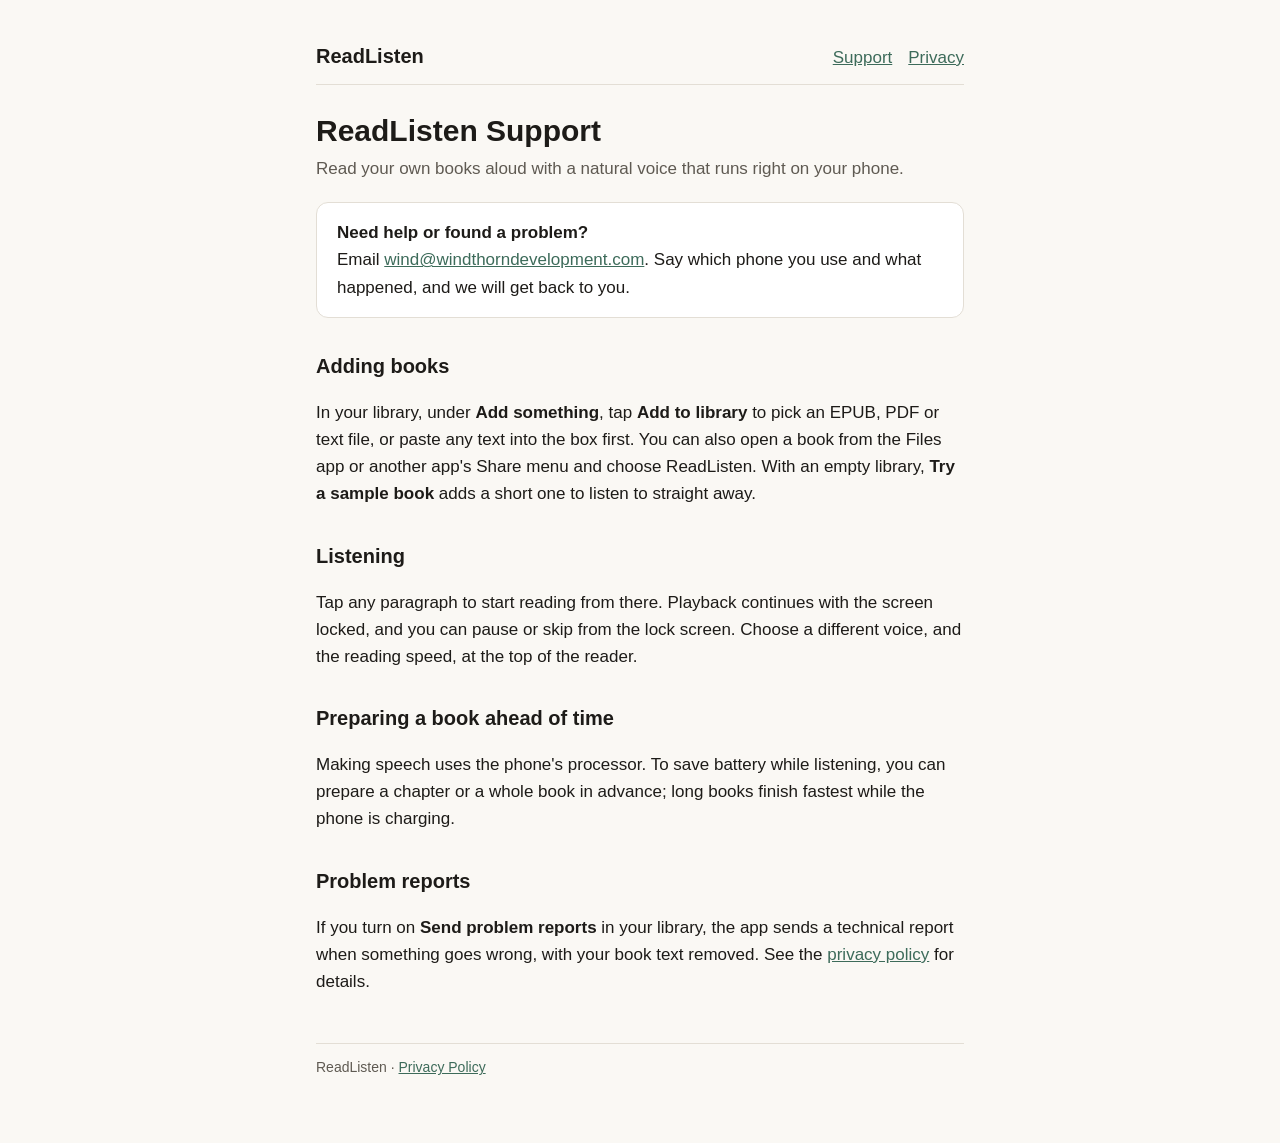
<file: index.html>
<!doctype html>
<html lang="en"><head><meta charset="utf-8"><meta name="viewport" content="width=device-width,initial-scale=1">
<title>ReadListen Support</title><link rel="stylesheet" href="style.css"></head>
<body><main>
<header><a class="brand" href="./">ReadListen</a><nav><a href="./">Support</a><a href="privacy.html">Privacy</a></nav></header>
<h1>ReadListen Support</h1>
<p class="sub">Read your own books aloud with a natural voice that runs right on your phone.</p>

<div class="card"><strong>Need help or found a problem?</strong><br>
Email <a href="mailto:wind@windthorndevelopment.com">wind@windthorndevelopment.com</a>. Say which phone you use and what happened, and we will get back to you.</div>

<h2>Adding books</h2>
<p>In your library, under <strong>Add something</strong>, tap <strong>Add to library</strong> to pick an EPUB, PDF or text file, or paste any text into the box first. You can also open a book from the Files app or another app's Share menu and choose ReadListen. With an empty library, <strong>Try a sample book</strong> adds a short one to listen to straight away.</p>

<h2>Listening</h2>
<p>Tap any paragraph to start reading from there. Playback continues with the screen locked, and you can pause or skip from the lock screen. Choose a different voice, and the reading speed, at the top of the reader.</p>

<h2>Preparing a book ahead of time</h2>
<p>Making speech uses the phone's processor. To save battery while listening, you can prepare a chapter or a whole book in advance; long books finish fastest while the phone is charging.</p>

<h2>Problem reports</h2>
<p>If you turn on <strong>Send problem reports</strong> in your library, the app sends a technical report when something goes wrong, with your book text removed. See the <a href="privacy.html">privacy policy</a> for details.</p>

<footer>ReadListen · <a href="privacy.html">Privacy Policy</a></footer>
</main></body></html>
</file>
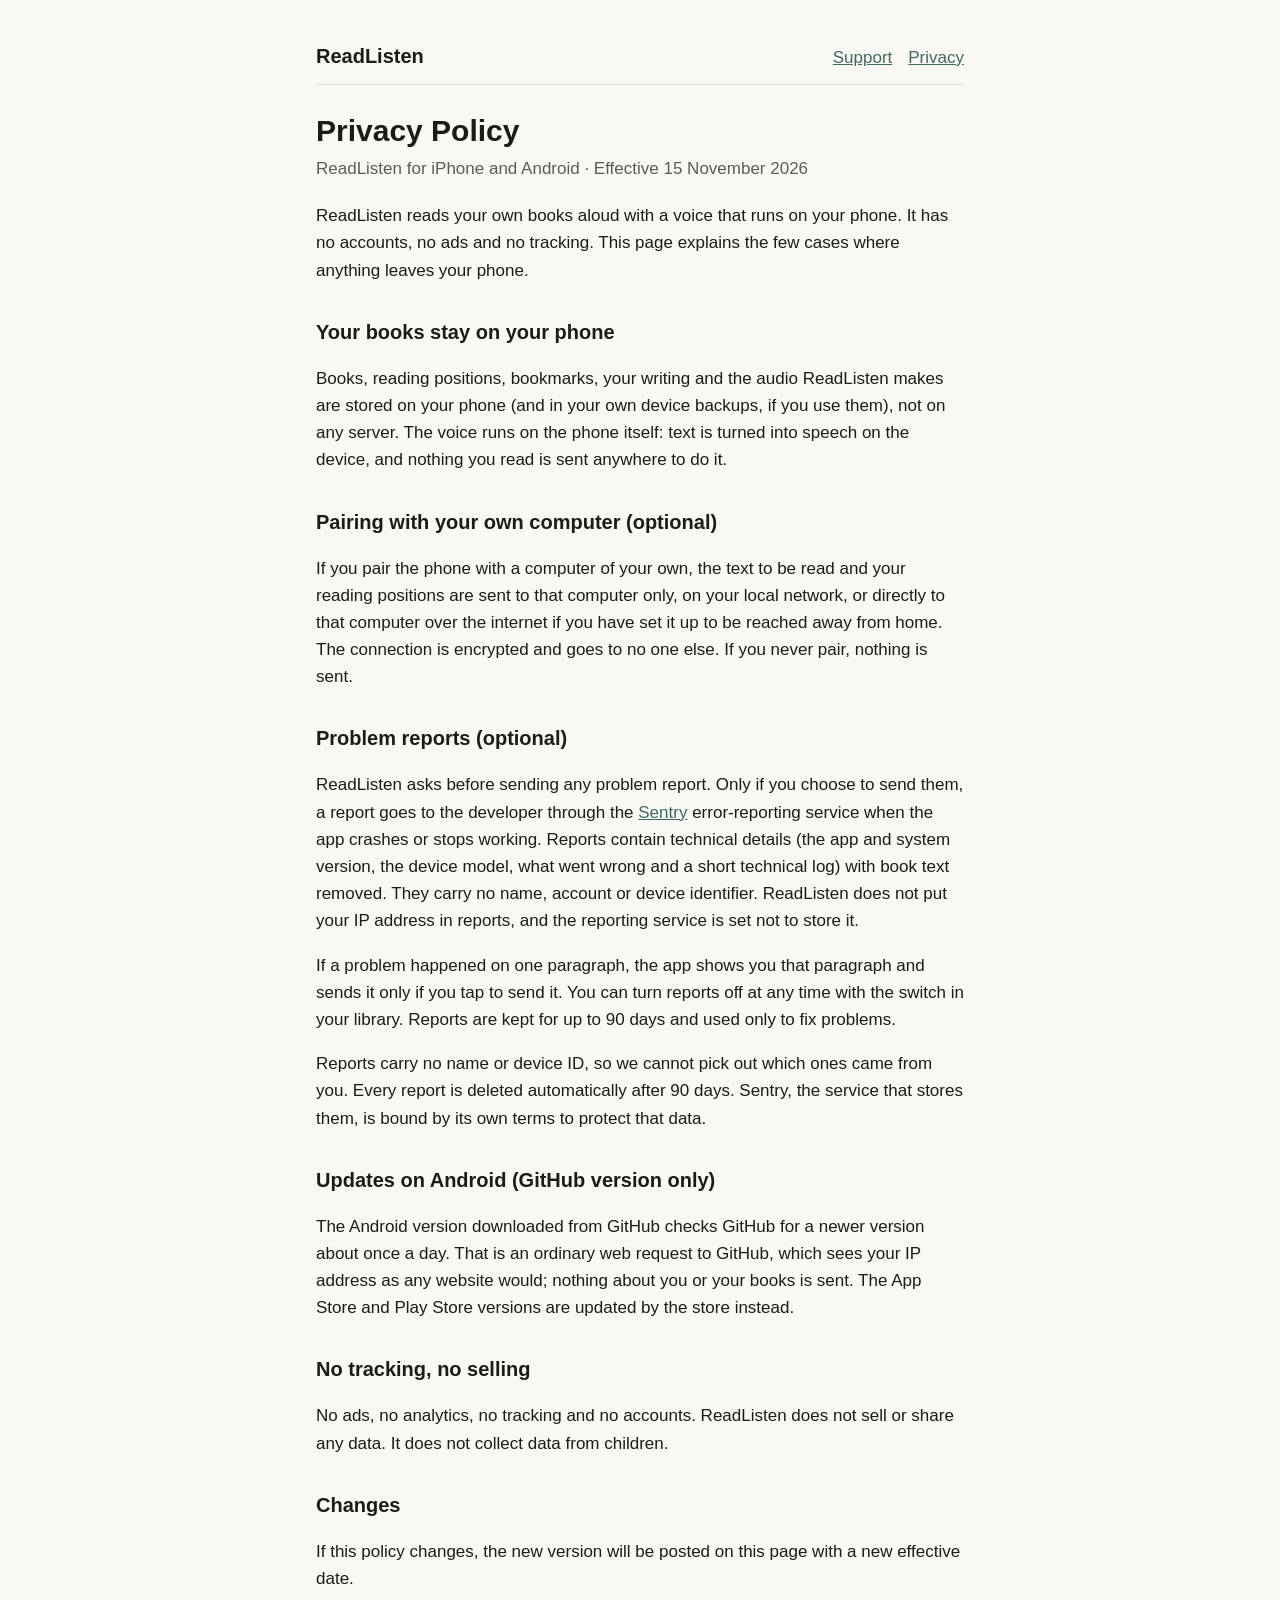
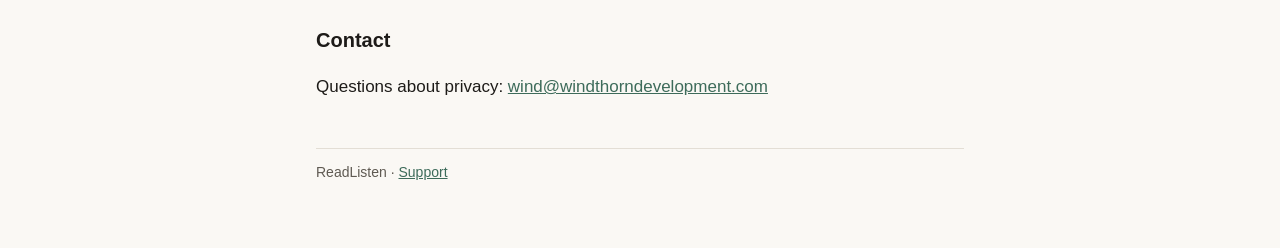
<file: privacy.html>
<!doctype html>
<html lang="en"><head><meta charset="utf-8"><meta name="viewport" content="width=device-width,initial-scale=1">
<title>ReadListen Privacy Policy</title><link rel="stylesheet" href="style.css"></head>
<body><main>
<header><a class="brand" href="./">ReadListen</a><nav><a href="./">Support</a><a href="privacy.html">Privacy</a></nav></header>
<h1>Privacy Policy</h1>
<p class="sub">ReadListen for iPhone and Android · Effective 15 November 2026</p>

<p>ReadListen reads your own books aloud with a voice that runs on your phone. It has no accounts, no ads and no tracking. This page explains the few cases where anything leaves your phone.</p>

<h2>Your books stay on your phone</h2>
<p>Books, reading positions, bookmarks, your writing and the audio ReadListen makes are stored on your phone (and in your own device backups, if you use them), not on any server. The voice runs on the phone itself: text is turned into speech on the device, and nothing you read is sent anywhere to do it.</p>

<h2>Pairing with your own computer (optional)</h2>
<p>If you pair the phone with a computer of your own, the text to be read and your reading positions are sent to that computer only, on your local network, or directly to that computer over the internet if you have set it up to be reached away from home. The connection is encrypted and goes to no one else. If you never pair, nothing is sent.</p>

<h2>Problem reports (optional)</h2>
<p>ReadListen asks before sending any problem report. Only if you choose to send them, a report goes to the developer through the <a href="https://sentry.io/privacy/">Sentry</a> error-reporting service when the app crashes or stops working. Reports contain technical details (the app and system version, the device model, what went wrong and a short technical log) with book text removed. They carry no name, account or device identifier. ReadListen does not put your IP address in reports, and the reporting service is set not to store it.</p>
<p>If a problem happened on one paragraph, the app shows you that paragraph and sends it only if you tap to send it. You can turn reports off at any time with the switch in your library. Reports are kept for up to 90 days and used only to fix problems.</p>
<p>Reports carry no name or device ID, so we cannot pick out which ones came from you. Every report is deleted automatically after 90 days. Sentry, the service that stores them, is bound by its own terms to protect that data.</p>

<h2>Updates on Android (GitHub version only)</h2>
<p>The Android version downloaded from GitHub checks GitHub for a newer version about once a day. That is an ordinary web request to GitHub, which sees your IP address as any website would; nothing about you or your books is sent. The App Store and Play Store versions are updated by the store instead.</p>

<h2>No tracking, no selling</h2>
<p>No ads, no analytics, no tracking and no accounts. ReadListen does not sell or share any data. It does not collect data from children.</p>

<h2>Changes</h2>
<p>If this policy changes, the new version will be posted on this page with a new effective date.</p>

<h2>Contact</h2>
<p>Questions about privacy: <a href="mailto:wind@windthorndevelopment.com">wind@windthorndevelopment.com</a></p>

<footer>ReadListen · <a href="./">Support</a></footer>
</main></body></html>
</file>
<file: style.css>
:root{--bg:#faf8f4;--fg:#1d1b18;--muted:#5f5a52;--accent:#3d6b5a;--line:#e3ded5;--card:#fff}
@media (prefers-color-scheme:dark){:root{--bg:#161513;--fg:#ece8e1;--muted:#a59f95;--accent:#8fc3ad;--line:#2e2b27;--card:#1e1d1a}}
*{box-sizing:border-box}
body{margin:0;background:var(--bg);color:var(--fg);font:17px/1.6 -apple-system,BlinkMacSystemFont,"Segoe UI",Roboto,sans-serif}
main{max-width:680px;margin:0 auto;padding:40px 16px 64px}
header{display:flex;justify-content:space-between;align-items:baseline;flex-wrap:wrap;gap:8px;border-bottom:1px solid var(--line);padding-bottom:12px;margin-bottom:28px}
header a.brand{font-weight:700;font-size:20px;color:var(--fg);text-decoration:none}
nav a{margin-left:16px}
nav a:first-child{margin-left:0}
a{color:var(--accent)}
h1{font-size:30px;line-height:1.2;margin:0 0 6px}
h2{font-size:20px;margin:32px 0 6px}
.sub{color:var(--muted);margin:0 0 20px}
.card{background:var(--card);border:1px solid var(--line);border-radius:12px;padding:16px 20px;margin:20px 0}
footer{margin-top:48px;color:var(--muted);font-size:14px;border-top:1px solid var(--line);padding-top:12px}
</file>
